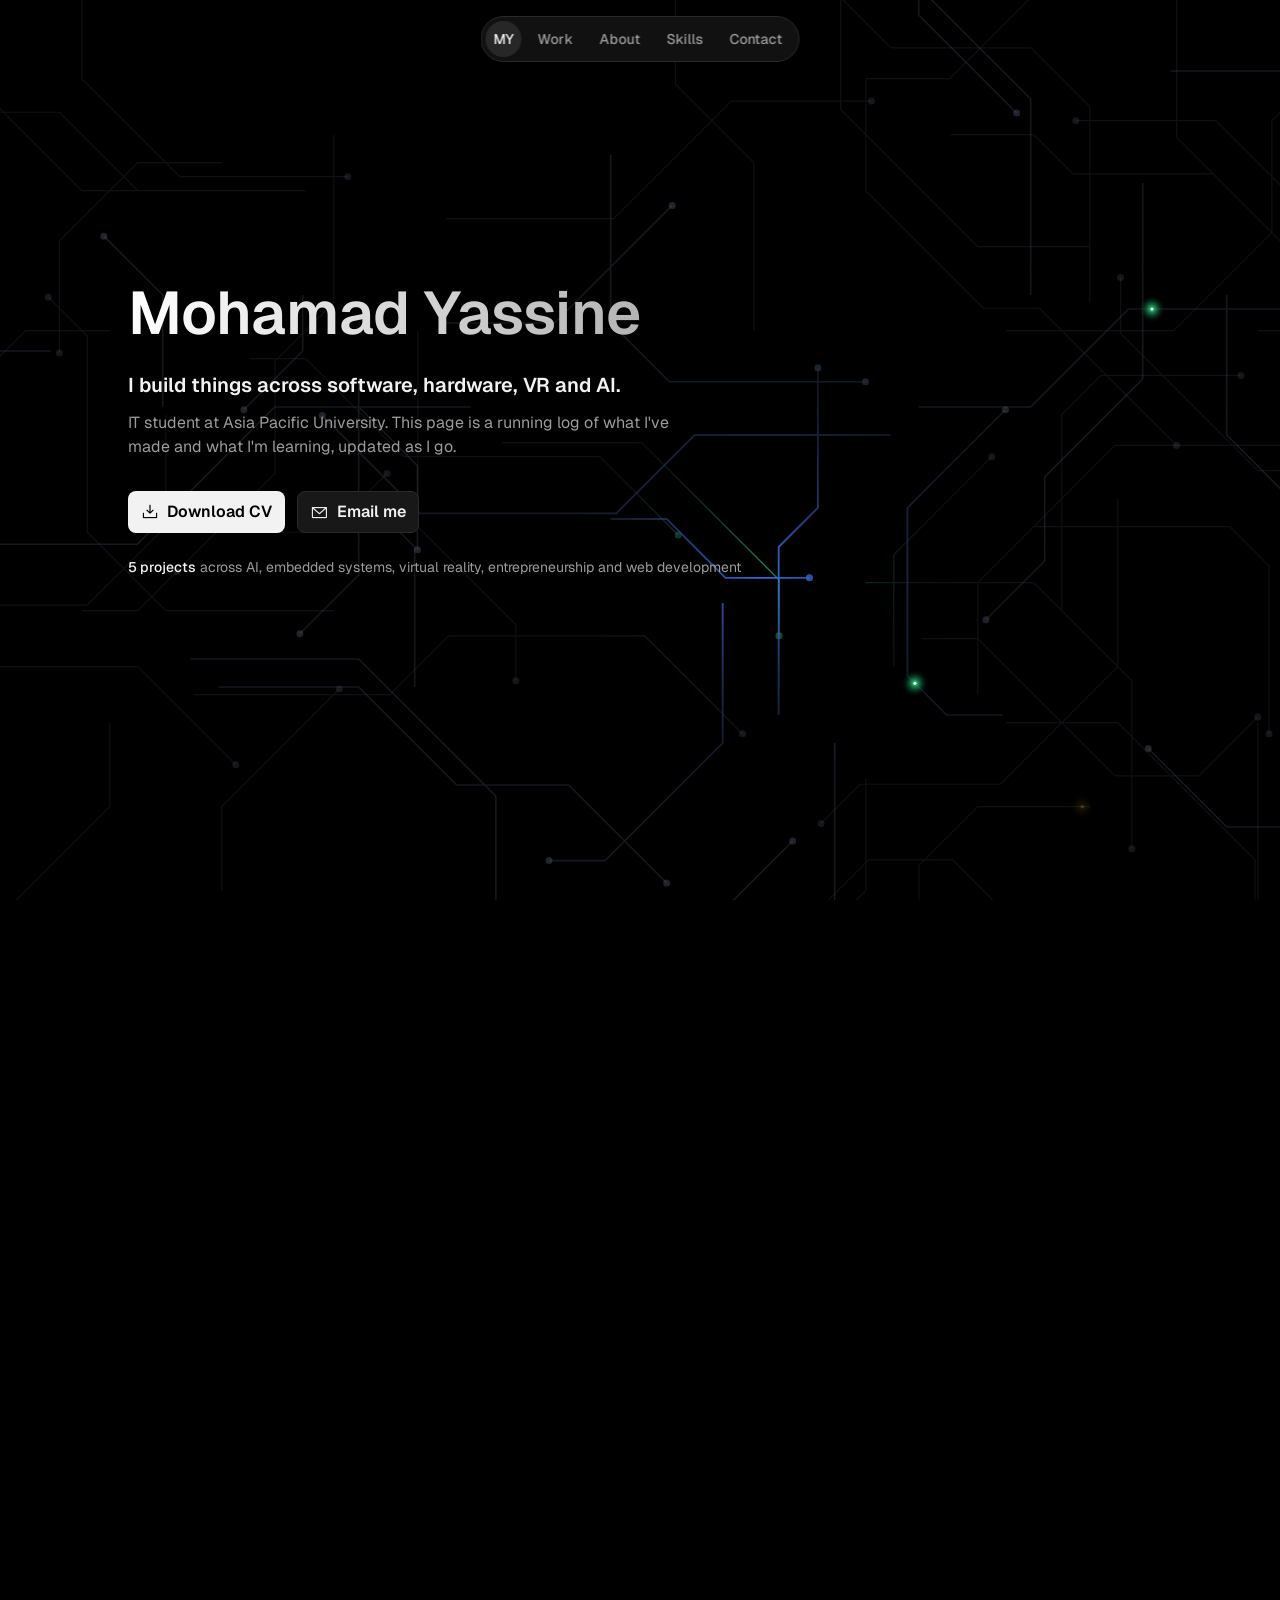
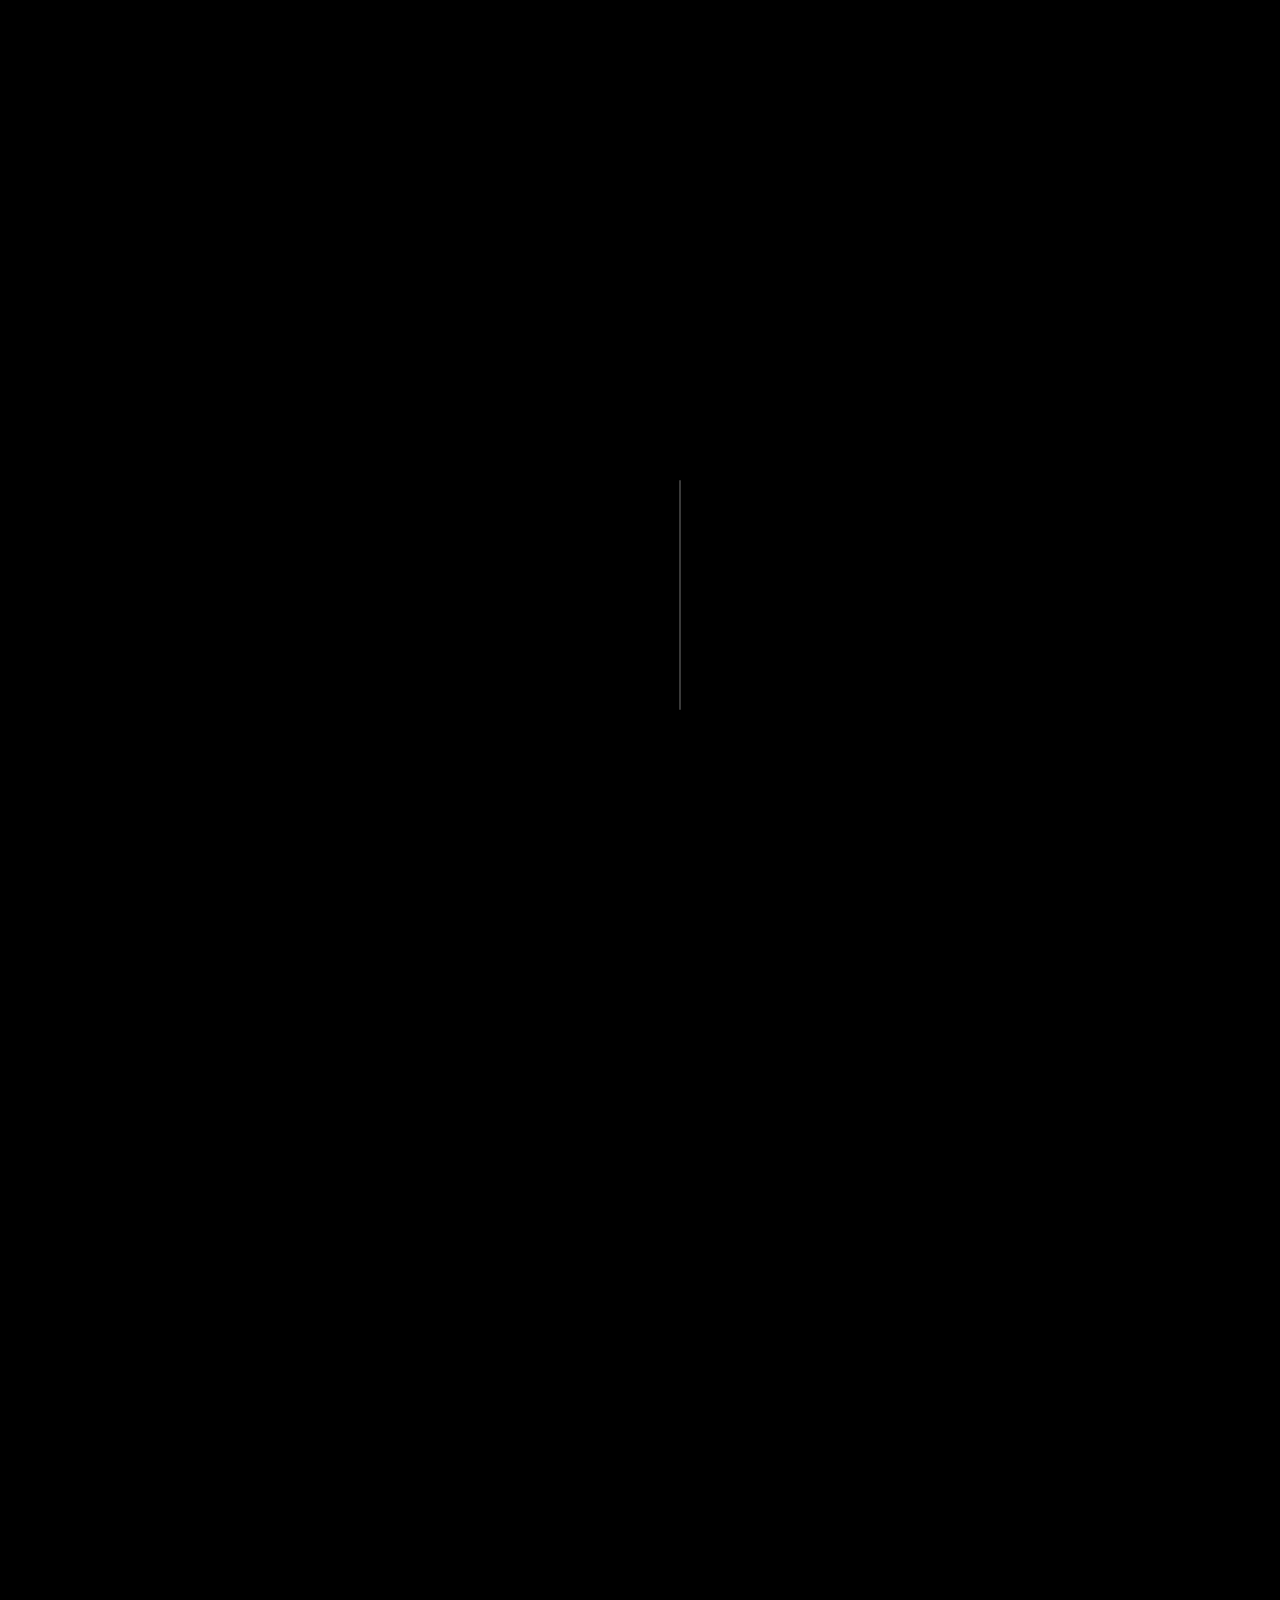
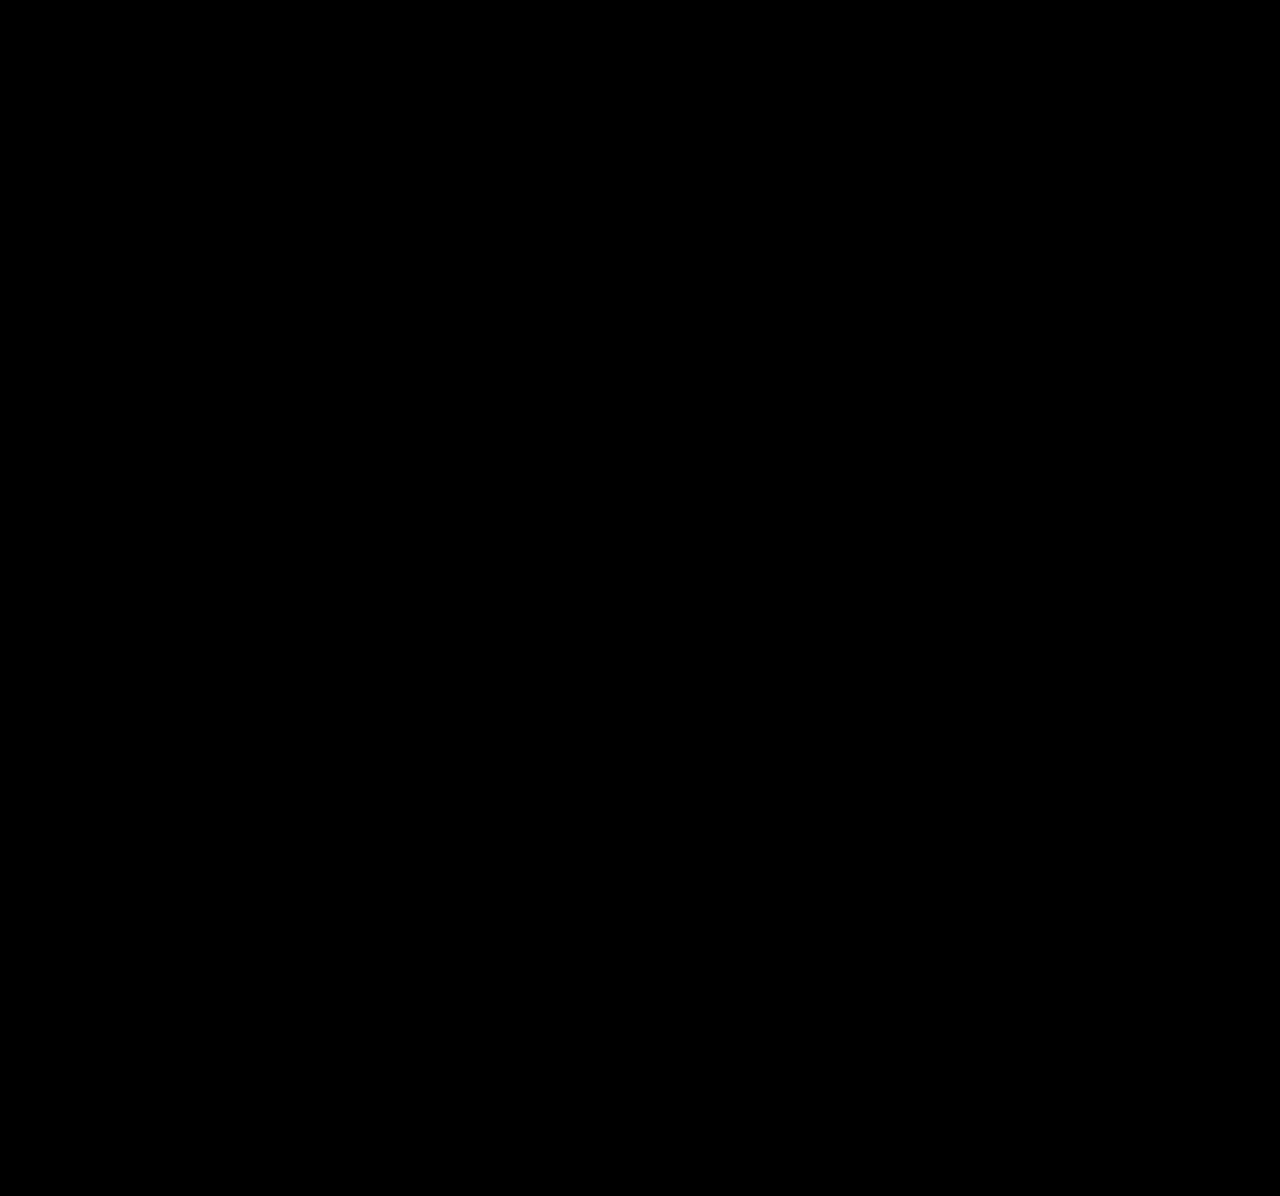
<file: index.html>
<!DOCTYPE html>
<html lang="en">
<head>
  <meta charset="utf-8" />
  <meta name="viewport" content="width=device-width, initial-scale=1, viewport-fit=cover" />
  <title>Mohamad Yassine: IT projects in AI, VR, hardware and embedded systems</title>
  <meta name="description" content="Portfolio of Mohamad Yassine, an IT student at Asia Pacific University. Projects in AI, VR, embedded systems and hardware, plus experience, skills and CV." />
  <link rel="canonical" href="https://mohamad-yassine.vercel.app/" />
  <meta property="og:type" content="website" />
  <meta property="og:title" content="Mohamad Yassine" />
  <meta property="og:description" content="Projects in AI, VR, embedded systems and hardware. Experience, skills and CV." />
  <meta property="og:url" content="https://mohamad-yassine.vercel.app/" />
  <meta property="og:image" content="https://mohamad-yassine.vercel.app/og.png" />
  <meta property="og:image:width" content="1200" />
  <meta property="og:image:height" content="630" />
  <meta name="twitter:card" content="summary_large_image" />
  <meta name="twitter:image" content="https://mohamad-yassine.vercel.app/og.png" />
  <meta name="theme-color" content="#000000" />
  <link rel="icon" href="data:image/svg+xml,%3Csvg xmlns='http://www.w3.org/2000/svg' viewBox='0 0 32 32'%3E%3Crect width='32' height='32' rx='8' fill='%23181818'/%3E%3Ctext x='16' y='21' text-anchor='middle' font-family='Arial' font-weight='700' font-size='13' fill='%23F2F2F2'%3EMY%3C/text%3E%3C/svg%3E" />
  <link rel="preconnect" href="https://fonts.googleapis.com" />
  <link rel="preconnect" href="https://fonts.gstatic.com" crossorigin />
  <link href="https://fonts.googleapis.com/css2?family=Geist:wght@400;500;600;700&display=swap" rel="stylesheet" />
  <link rel="stylesheet" href="icons/phosphor.css" />
  <link rel="stylesheet" href="styles.css" />
</head>
<body>
  <canvas class="bg" id="bg" aria-hidden="true"></canvas>
  <a class="skip button-sm" href="#main">Skip to content</a>

  <nav class="nav" aria-label="Main">
    <a class="logo title-4" href="#top" aria-label="Back to top" data-bind="initials"></a>
    <ul>
      <li><a class="title-4" href="#work" data-nav="work">Work</a></li>
      <li><a class="title-4" href="#about" data-nav="about">About</a></li>
      <li><a class="title-4" href="#skills" data-nav="skills">Skills</a></li>
      <li><a class="title-4" href="#contact" data-nav="contact">Contact</a></li>
    </ul>
  </nav>

  <main id="main">
    <header class="hero" id="top">
      <h1 class="heading-1 hero-h" data-bind="name"></h1>
      <p class="sub heading-6" data-bind="headline"></p>
      <p class="lead body-3" data-bind="intro"></p>
      <div class="cta-row">
        <a class="btn btn-primary button-md cv-link" target="_blank" rel="noopener"><i class="ph ph-download-simple" aria-hidden="true"></i>Download CV</a>
        <a class="btn btn-quiet button-md mail-link"><i class="ph ph-envelope-simple" aria-hidden="true"></i>Email me</a>
      </div>
      <p class="proof caption-2" id="proof"></p>
    </header>

    <section class="tagline" aria-label="What drives my work">
      <p class="heading-2 tagline-text" id="tagline"></p>
    </section>

    <section class="section" id="work" aria-labelledby="work-h">
      <div class="section-head">
        <h2 class="heading-3" id="work-h">Selected work</h2>
        <p class="caption-2 count" id="count"></p>
      </div>
      <div class="cards" id="cards"></div>
    </section>

    <section class="section" id="about" aria-labelledby="about-h">
      <h2 class="heading-3" id="about-h">About</h2>
      <div class="about-grid">
        <div>
          <p class="body-3 about-text" data-bind="about"></p>
          <dl class="facts" id="facts"></dl>
        </div>
        <div>
          <h3 class="title-2 block-h">Experience and education</h3>
          <ol class="timeline" id="timeline"></ol>
        </div>
      </div>
    </section>

    <section class="section" id="skills" aria-labelledby="skills-h">
      <h2 class="heading-3" id="skills-h">Skills and tools</h2>
      <div class="skills" id="skill-groups"></div>
    </section>

    <section class="section" id="faq" aria-labelledby="faq-h">
      <h2 class="heading-3" id="faq-h">Quick answers</h2>
      <div class="faq-list" id="faq-list"></div>
    </section>

    <section class="section contact" id="contact" aria-labelledby="contact-h">
      <div class="contact-card">
        <h2 class="heading-3" id="contact-h">Get in touch</h2>
        <p class="body-3 contact-sub">Email is the quickest way to reach me.</p>
        <p class="mail heading-5"><a class="mail-link" id="mail-big"></a></p>
        <div class="cta-row">
          <a class="btn btn-primary button-md cv-link" target="_blank" rel="noopener"><i class="ph ph-download-simple" aria-hidden="true"></i>Download CV</a>
          <button type="button" class="btn btn-quiet button-md" id="copy-email"><i class="ph ph-copy" aria-hidden="true"></i>Copy email</button>
          <a class="btn btn-quiet button-md" id="li-link" target="_blank" rel="noopener"><i class="ph ph-linkedin-logo" aria-hidden="true"></i>LinkedIn</a>
        </div>
        <p class="copy-status caption-2" id="copy-status" role="status" aria-live="polite"></p>
        <ul class="phones" id="phones"></ul>
      </div>
    </section>
  </main>

  <footer class="foot caption-5">
    <span id="year"></span>
    <span class="foot-links"><a href="privacy.html">Privacy</a><a href="#top">Back to top <i class="ph ph-arrow-up" aria-hidden="true"></i></a></span>
  </footer>

  <script type="application/ld+json" id="faq-schema"></script>
  <script src="content.js"></script>
  <script src="main.js"></script>
</body>
</html>
</file>
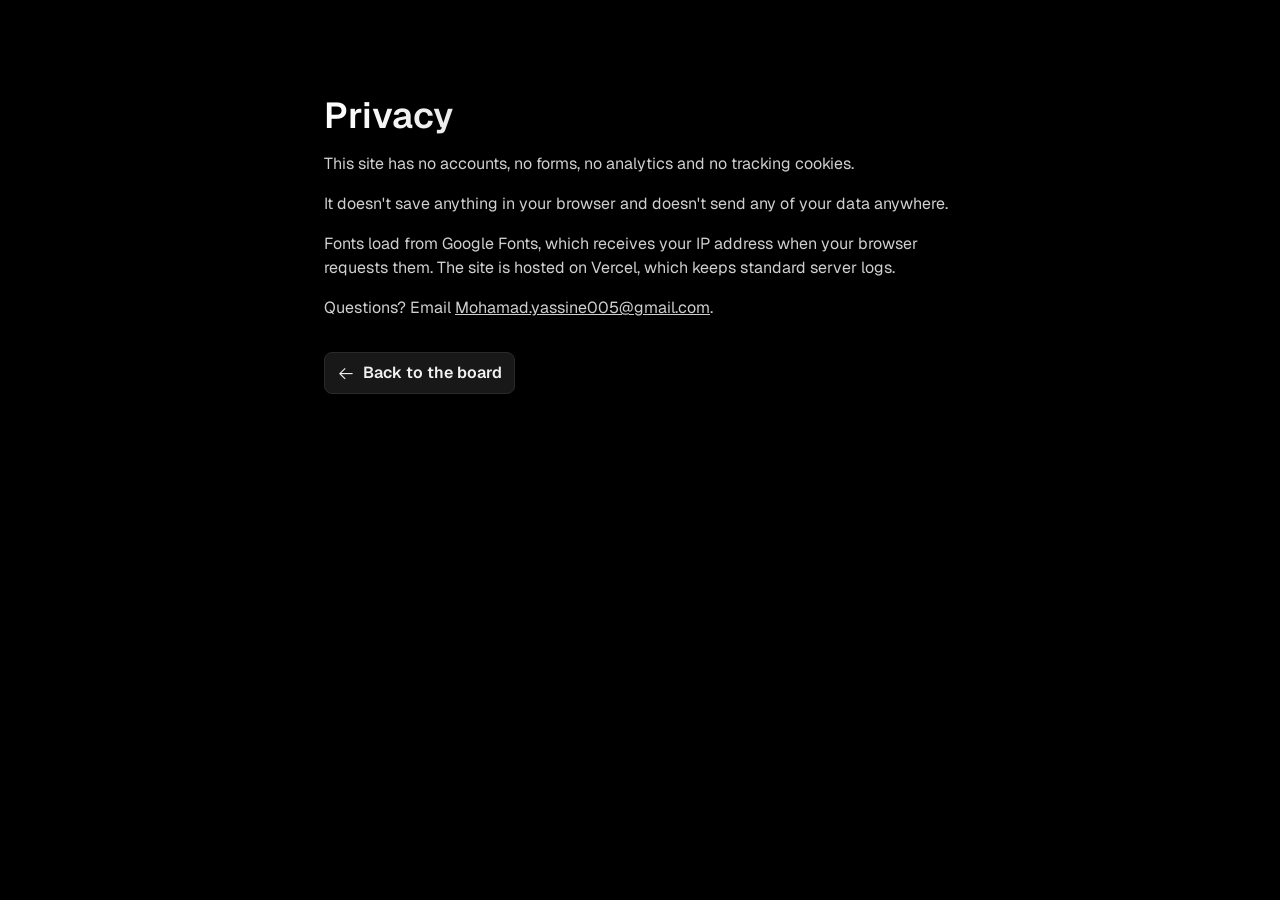
<file: privacy.html>
<!DOCTYPE html>
<html lang="en">
<head>
  <meta charset="utf-8" />
  <meta name="viewport" content="width=device-width, initial-scale=1" />
  <title>Privacy: Mohamad Yassine</title>
  <meta name="description" content="How this portfolio handles your data." />
  <meta name="theme-color" content="#000000" />
  <link rel="icon" href="data:image/svg+xml,%3Csvg xmlns='http://www.w3.org/2000/svg' viewBox='0 0 32 32'%3E%3Crect width='32' height='32' rx='8' fill='%23181818'/%3E%3Cpath d='M16 7v9' stroke='%23FF2E4D' stroke-width='3' stroke-linecap='round'/%3E%3C/svg%3E" />
  <link href="https://fonts.googleapis.com/css2?family=Geist:wght@400;500;600&family=Geist+Mono:wght@500&display=swap" rel="stylesheet" />
  <link rel="stylesheet" href="icons/phosphor.css" />
  <link rel="stylesheet" href="styles.css" />
</head>
<body>
  <main class="simple">
    <h1 class="heading-3">Privacy</h1>
    <p class="body-3">This site has no accounts, no forms, no analytics and no tracking cookies.</p>
    <p class="body-3">It doesn't save anything in your browser and doesn't send any of your data anywhere.</p>
    <p class="body-3">Fonts load from Google Fonts, which receives your IP address when your browser requests them. The site is hosted on Vercel, which keeps standard server logs.</p>
    <p class="body-3">Questions? Email <a href="mailto:Mohamad.yassine005@gmail.com">Mohamad.yassine005@gmail.com</a>.</p>
    <div class="cta-row"><a class="btn btn-quiet button-md" href="/"><i class="ph ph-arrow-left" aria-hidden="true"></i>Back to the board</a></div>
  </main>
</body>
</html>
</file>
<file: icons/phosphor.css>
@font-face {
  font-family: "Phosphor";
  src: url("./Phosphor.woff2") format("woff2");
  font-weight: normal;
  font-style: normal;
  font-display: block;
}
.ph { font-family: "Phosphor" !important; speak: never; font-style: normal; font-weight: normal; font-variant: normal; text-transform: none; line-height: 1; -webkit-font-smoothing: antialiased; -moz-osx-font-smoothing: grayscale; }
.ph.ph-power:before { content: "\e3da"; }
.ph.ph-speaker-high:before { content: "\e44a"; }
.ph.ph-speaker-slash:before { content: "\e45a"; }
.ph.ph-download-simple:before { content: "\e20c"; }
.ph.ph-envelope-simple:before { content: "\e218"; }
.ph.ph-arrow-up:before { content: "\e08e"; }
.ph.ph-arrow-left:before { content: "\e058"; }
.ph.ph-arrow-right:before { content: "\e06c"; }
.ph.ph-arrow-up-right:before { content: "\e092"; }
.ph.ph-cpu:before { content: "\e610"; }
.ph.ph-linkedin-logo:before { content: "\e2ee"; }
.ph.ph-phone:before { content: "\e3b8"; }
.ph.ph-copy:before { content: "\e1ca"; }
.ph.ph-arrow-counter-clockwise:before { content: "\e038"; }
.ph.ph-list:before { content: "\e2f0"; }
.ph.ph-x:before { content: "\e4f6"; }
</file>
<file: styles.css>
/* =========================================================
   TOKENS
   ========================================================= */
:root {
  --bg: #000000;
  --bg-1: #181818;
  --bg-2: #1F1F1F;
  --bg-3: #272727;
  --bg-4: #313131;

  --ink: #F2F2F2;
  --body: #CFCFCF;
  --muted: #9B9B9B;
  --dim: #8A8A8A;
  --stroke: #2A2A2A;
  --stroke-2: #3A3A3A;
  --accent: #3A7BFF;
  --green: #2BE38A;

  --s-25: 2px; --s-50: 4px; --s-75: 8px; --s-100: 12px; --s-200: 16px; --s-300: 24px;
  --s-400: 32px; --s-500: 40px; --s-600: 48px; --s-700: 64px; --s-800: 80px; --s-900: 96px;
  --r: 4px; --r-md: 6px; --r-lg: 8px; --r-xl: 12px; --r-2xl: 16px; --r-full: 9999px;

  --font: "Geist", system-ui, sans-serif;
  --ease: cubic-bezier(0.22, 1, 0.36, 1);
  --t-move: 500ms;
  --t-fade: 300ms;
}

/* =========================================================
   TEXT STYLES
   ========================================================= */
.heading-1 { font-size: 3.75rem; line-height: 1; font-weight: 600; }
.heading-2 { font-size: 3rem; line-height: 1; font-weight: 600; }
.heading-3 { font-size: 2.25rem; line-height: 2.5rem; font-weight: 600; }
.heading-5 { font-size: 1.5rem; line-height: 2rem; font-weight: 600; }
.heading-6 { font-size: 1.25rem; line-height: 1.75rem; font-weight: 600; }
.title-1 { font-size: 1.25rem; line-height: 1.75rem; font-weight: 500; }
.title-2 { font-size: 1.125rem; line-height: 1.75rem; font-weight: 500; }
.title-3 { font-size: 1rem; line-height: 1.5rem; font-weight: 500; }
.title-4 { font-size: .875rem; line-height: 1.25rem; font-weight: 500; }
.body-2 { font-size: 1rem; line-height: 1.5rem; font-weight: 500; }
.body-3 { font-size: 1rem; line-height: 1.5rem; font-weight: 400; }
.body-5 { font-size: .875rem; line-height: 1.25rem; font-weight: 500; }
.body-6 { font-size: .875rem; line-height: 1.25rem; font-weight: 400; }
.button-md { font-size: 1rem; line-height: 1.5rem; font-weight: 600; }
.button-sm { font-size: .875rem; line-height: 1.25rem; font-weight: 600; }
.caption-2 { font-size: .875rem; line-height: 1.25rem; font-weight: 400; }
.caption-4 { font-size: .75rem; line-height: 1rem; font-weight: 500; }
.caption-5 { font-size: .75rem; line-height: 1rem; font-weight: 400; }
h1, h2, h3 { text-wrap: balance; }
p, li, dd { text-wrap: pretty; }

/* =========================================================
   BASE
   ========================================================= */
* { box-sizing: border-box; }
html { scroll-behavior: smooth; scroll-padding-top: var(--s-900); background: var(--bg); }
body { margin: 0; background: var(--bg); color: var(--ink); font-family: var(--font); font-size: 1rem; line-height: 1.5rem; -webkit-font-smoothing: antialiased; }
h1, h2, h3, p, ul, ol, dl, dd { margin: 0; }
ul, ol { padding: 0; list-style: none; }
a { color: inherit; }
button { font-family: inherit; color: inherit; }
::selection { background: var(--accent); color: #fff; }
:focus-visible { outline: 2px solid var(--accent); outline-offset: var(--s-25); border-radius: var(--r); }
.skip { position: absolute; left: var(--s-200); top: -64px; z-index: 100; background: var(--ink); color: var(--bg); padding: var(--s-75) var(--s-100); border-radius: var(--r-lg); text-decoration: none; }
.skip:focus { top: var(--s-200); }
.ph { font-size: 1.125em; }

/* Interactive circuit background */
.bg { position: fixed; inset: 0; width: 100%; height: 100%; z-index: 0; pointer-events: none; }
main, .foot { position: relative; z-index: 1; }

/* Buttons */
.btn {
  display: inline-flex; align-items: center; gap: var(--s-75);
  padding: var(--s-75) var(--s-100);
  border-radius: var(--r-lg); border: 1px solid transparent;
  text-decoration: none; cursor: pointer;
  transition: background-color var(--t-fade) var(--ease), border-color var(--t-fade) var(--ease), transform var(--t-fade) var(--ease);
}
.btn:hover { transform: translateY(-1px); }
.btn:active { transform: scale(.98); }
.btn-primary { background: var(--ink); color: var(--bg); }
.btn-primary:hover { background: #FFFFFF; }
.btn-quiet { background: var(--bg-1); border-color: var(--stroke); color: var(--ink); }
.btn-quiet:hover { background: var(--bg-2); border-color: var(--stroke-2); }

/* =========================================================
   NAV
   ========================================================= */
.nav {
  position: fixed; top: var(--s-200); left: 50%; z-index: 40;
  transform: translateX(-50%);
  display: flex; align-items: center; gap: var(--s-50);
  padding: var(--s-50);
  background: rgba(24,24,24,.72);
  backdrop-filter: blur(16px) saturate(1.3); -webkit-backdrop-filter: blur(16px) saturate(1.3);
  border: 1px solid var(--stroke);
  border-radius: var(--r-full);
}
.logo {
  display: grid; place-items: center; width: 36px; height: 36px;
  border-radius: var(--r-full); background: var(--bg-3); text-decoration: none;
  transition: background-color var(--t-fade) var(--ease);
}
.logo:hover { background: var(--bg-4); }
.nav ul { display: flex; gap: var(--s-25); }
.nav ul a {
  display: block; padding: var(--s-75) var(--s-100); border-radius: var(--r-full);
  text-decoration: none; color: var(--muted);
  transition: color var(--t-fade) var(--ease), background-color var(--t-fade) var(--ease);
}
.nav ul a:hover { color: var(--ink); background: var(--bg-3); }
.nav ul a[aria-current="true"] { color: var(--bg); background: var(--ink); }

/* =========================================================
   HERO
   ========================================================= */
.hero {
  max-width: 1120px; margin: 0 auto;
  min-height: 92svh;
  display: flex; flex-direction: column; justify-content: center;
  padding: var(--s-900) var(--s-600) var(--s-700);
}
.hero > * { animation: rise 800ms var(--ease) both; }
.hero > :nth-child(2) { animation-delay: 80ms; }
.hero > :nth-child(3) { animation-delay: 160ms; }
.hero > :nth-child(4) { animation-delay: 240ms; }
.hero > :nth-child(5) { animation-delay: 320ms; }
.hero > :nth-child(6) { animation-delay: 400ms; }
@keyframes rise { from { opacity: 0; transform: translateY(var(--s-300)); } to { opacity: 1; transform: none; } }
.now {
  display: inline-flex; align-items: center; gap: var(--s-75); align-self: flex-start;
  padding: var(--s-50) var(--s-100); margin-bottom: var(--s-300);
  border-radius: var(--r-full); background: rgba(24,24,24,.8); border: 1px solid var(--stroke);
  color: var(--body);
}
.now::before { content: ""; width: 8px; height: 8px; border-radius: var(--r-full); background: var(--green); box-shadow: 0 0 10px var(--green); }
.hero-h {
  max-width: 680px;
  background: linear-gradient(90deg, #FFFFFF, #9B9B9B);
  -webkit-background-clip: text; background-clip: text; color: transparent;
  padding-bottom: var(--s-50);
}
.sub { margin-top: var(--s-300); max-width: 680px; }
.lead { margin-top: var(--s-100); max-width: 560px; color: var(--muted); }
.cta-row { display: flex; flex-wrap: wrap; gap: var(--s-100); margin-top: var(--s-400); }
.proof { margin-top: var(--s-300); color: var(--muted); }
.proof b { color: var(--ink); font-weight: 500; }

/* =========================================================
   TAGLINE
   ========================================================= */
.tagline { max-width: 1120px; margin: 0 auto; padding: var(--s-800) var(--s-600); }
.tagline-text { max-width: 880px; }
.tagline-text .w { opacity: .3; transition: opacity var(--t-move) var(--ease); }
.tagline-text .w.on { opacity: 1; }

/* =========================================================
   SECTIONS
   ========================================================= */
.section { max-width: 1120px; margin: 0 auto; padding: var(--s-900) var(--s-600) 0; }
.section-head { display: flex; justify-content: space-between; align-items: baseline; gap: var(--s-200); flex-wrap: wrap; }
.count { color: var(--muted); }
.reveal { opacity: 0; transform: translateY(var(--s-400)); transition: opacity 700ms var(--ease), transform 700ms var(--ease); }
.reveal.in { opacity: 1; transform: none; }

/* Project cards */
.cards { display: grid; grid-template-columns: repeat(2, minmax(0, 1fr)); gap: var(--s-300); margin-top: var(--s-400); }
.card {
  --mx: 50%; --my: 0%;
  position: relative; overflow: hidden; isolation: isolate;
  display: flex; flex-direction: column;
  padding: var(--s-300);
  background: var(--bg-1);
  border: 1px solid var(--stroke);
  border-radius: var(--r-2xl);
  transition: border-color var(--t-fade) var(--ease), transform var(--t-move) var(--ease);
}
.card::before { /* soft light that follows the cursor */
  content: ""; position: absolute; inset: 0; z-index: -1;
  background: radial-gradient(360px circle at var(--mx) var(--my), color-mix(in srgb, var(--c) 14%, transparent), transparent 60%);
  opacity: 0; transition: opacity var(--t-fade) var(--ease);
}
.card:hover { border-color: color-mix(in srgb, var(--c) 50%, var(--stroke)); transform: translateY(-2px); }
.card:hover::before { opacity: 1; }
.card-top { display: flex; justify-content: space-between; align-items: center; gap: var(--s-200); }
.area { display: inline-flex; align-items: center; gap: var(--s-75); color: var(--body); }
.area::before { content: ""; width: 8px; height: 8px; border-radius: var(--r-full); background: var(--c); box-shadow: 0 0 8px var(--c); }
.date { color: var(--dim); }
.card h3 { margin-top: var(--s-200); }
.card .summary { margin-top: var(--s-75); color: var(--body); }
.shot { display: block; width: 100%; aspect-ratio: 16 / 9; object-fit: cover; border-radius: var(--r-lg); margin-top: var(--s-200); border: 1px solid var(--stroke); }
.tags { display: flex; flex-wrap: wrap; gap: var(--s-75); margin-top: auto; padding-top: var(--s-300); }
.tags li { padding: var(--s-25) var(--s-75); border-radius: var(--r-md); background: var(--bg-2); border: 1px solid var(--stroke); color: var(--body); }
.card-link { display: inline-flex; align-items: center; gap: var(--s-50); margin-top: var(--s-200); color: var(--ink); text-underline-offset: 4px; }

/* About */
.about-grid { display: grid; grid-template-columns: 1fr 1fr; gap: var(--s-700); margin-top: var(--s-400); }
.about-text { color: var(--body); max-width: 520px; font-size: 1.125rem; line-height: 1.75rem; }
.facts { display: grid; gap: var(--s-75); margin-top: var(--s-400); max-width: 440px; }
.facts div { display: grid; grid-template-columns: 128px 1fr; gap: var(--s-200); padding: var(--s-100) var(--s-200); border-radius: var(--r-lg); background: var(--bg-1); border: 1px solid var(--stroke); }
.facts dt { color: var(--muted); }
.block-h { margin-bottom: var(--s-300); }
.timeline { position: relative; display: grid; gap: var(--s-300); padding-left: var(--s-400); }
.timeline::before { content: ""; position: absolute; left: 7px; top: var(--s-75); bottom: var(--s-75); width: 2px; border-radius: var(--r-full); background: var(--stroke-2); }
.timeline > li { position: relative; }
.timeline > li::before {
  content: ""; position: absolute; left: -32px; top: 4px;
  width: 16px; height: 16px; border-radius: var(--r-full);
  background: var(--bg); border: 3px solid var(--c, var(--accent));
  box-shadow: 0 0 10px color-mix(in srgb, var(--c, var(--accent)) 55%, transparent);
}
.timeline .when { color: var(--dim); }
.timeline strong { display: block; margin-top: var(--s-25); }
.timeline .org { display: block; color: var(--body); }
.timeline .badge { display: inline-block; margin-left: var(--s-75); padding: 0 var(--s-75); border-radius: var(--r-full); background: color-mix(in srgb, var(--green) 16%, transparent); color: var(--green); vertical-align: 1px; }

/* Skills */
.skills { display: grid; grid-template-columns: repeat(2, minmax(0, 1fr)); gap: var(--s-300); margin-top: var(--s-400); }
.skill-group { padding: var(--s-300); background: var(--bg-1); border: 1px solid var(--stroke); border-radius: var(--r-2xl); }
.skill-group ul { display: flex; flex-wrap: wrap; gap: var(--s-75); margin-top: var(--s-200); }
.skill-group li { padding: var(--s-50) var(--s-100); border-radius: var(--r-md); background: var(--bg-2); border: 1px solid var(--stroke); color: var(--body); }

/* FAQ */
.faq-list { display: grid; gap: var(--s-75); margin-top: var(--s-400); max-width: 800px; }
.faq-item { background: var(--bg-1); border: 1px solid var(--stroke); border-radius: var(--r-xl); transition: border-color var(--t-fade) var(--ease); }
.faq-item[open] { border-color: var(--stroke-2); }
.faq-item summary { display: flex; justify-content: space-between; align-items: center; gap: var(--s-200); padding: var(--s-200) var(--s-300); cursor: pointer; list-style: none; }
.faq-item summary::-webkit-details-marker { display: none; }
.faq-item summary .ph { color: var(--muted); flex: none; transition: transform var(--t-move) var(--ease); }
.faq-item[open] summary .ph { transform: rotate(45deg); }
.faq-item .answer { padding: 0 var(--s-300) var(--s-300); color: var(--body); max-width: 64ch; }
.faq-item .answer a { color: var(--ink); text-underline-offset: 4px; }
.faq-ul { display: grid; gap: var(--s-75); margin-top: var(--s-100); padding-left: var(--s-300); list-style: disc; }
.faq-ul li::marker { color: var(--dim); }
.faq-ul strong { color: var(--ink); font-weight: 500; }

/* Contact */
.contact { padding-bottom: var(--s-900); }
.contact-card { padding: var(--s-600); background: var(--bg-1); border: 1px solid var(--stroke); border-radius: var(--r-2xl); }
.contact-sub { margin-top: var(--s-75); color: var(--muted); }
.mail { margin-top: var(--s-300); }
.mail a { text-decoration: none; overflow-wrap: anywhere; transition: color var(--t-fade) var(--ease); }
.mail a:hover { color: var(--accent); }
.contact .cta-row { margin-top: var(--s-300); }
.copy-status { min-height: 20px; margin-top: var(--s-100); color: var(--green); }
.copy-status.err { color: #FF8A9B; }
.phones { display: flex; flex-wrap: wrap; gap: var(--s-100) var(--s-400); margin-top: var(--s-300); }
.phones span { display: block; color: var(--muted); }
.phones a { text-decoration: none; }
.phones a:hover { color: var(--accent); }

.foot { display: flex; justify-content: space-between; align-items: center; gap: var(--s-200); flex-wrap: wrap; max-width: 1120px; margin: 0 auto; padding: var(--s-300) var(--s-600) var(--s-600); color: var(--dim); }
.foot-links { display: flex; gap: var(--s-300); }
.foot a { display: inline-flex; align-items: center; gap: var(--s-50); text-decoration: none; transition: color var(--t-fade) var(--ease); }
.foot a:hover { color: var(--ink); }

/* Simple pages (privacy, 404) */
.simple { position: relative; z-index: 1; max-width: 680px; margin: 0 auto; padding: var(--s-900) var(--s-300); }
.simple h1 { background: linear-gradient(90deg, #FFFFFF, #9B9B9B); -webkit-background-clip: text; background-clip: text; color: transparent; }
.simple p { margin-top: var(--s-200); color: var(--body); }
.simple .cta-row { margin-top: var(--s-400); }
.code404 { color: var(--accent); }

/* =========================================================
   SMALL SCREENS AND TOUCH
   ========================================================= */
@media (max-width: 900px) {
  .hero, .tagline, .section { padding-left: var(--s-300); padding-right: var(--s-300); }
  .cards, .about-grid, .skills { grid-template-columns: 1fr; }
  .about-grid { gap: var(--s-600); }
  .tagline-text { font-size: 1.875rem; line-height: 2.25rem; }
  .foot { padding-left: var(--s-300); padding-right: var(--s-300); }
}
@media (max-width: 560px) {
  .hero { padding: var(--s-900) var(--s-200) var(--s-600); min-height: 0; }
  .hero-h { font-size: 3rem; }
  .tagline, .section { padding-left: var(--s-200); padding-right: var(--s-200); }
  .section { padding-top: var(--s-800); }
  .heading-3 { font-size: 1.875rem; line-height: 2.25rem; }
  .contact-card { padding: var(--s-300); }
  .mail.heading-5 { font-size: 1.25rem; line-height: 1.75rem; }
  .nav ul a { padding: var(--s-75); }
  .foot { padding: var(--s-300) var(--s-200) var(--s-600); }
  .facts div { grid-template-columns: 96px 1fr; }
}
@media (max-width: 380px) { .logo { display: none; } }
@media (pointer: coarse) {
  .btn, .nav ul a, .faq-item summary, .foot a, .skip { min-height: 44px; }
  .phones a { display: inline-flex; align-items: center; min-height: 44px; }
  .nav ul a, .logo { display: flex; align-items: center; justify-content: center; }
  .logo { width: 44px; height: 44px; }
}
@media (prefers-reduced-motion: reduce) {
  html { scroll-behavior: auto; }
  *, *::before, *::after { animation-duration: .01ms !important; transition-property: opacity !important; }
  .reveal { transform: none; }
}

/* Modules dropdown under education */
.mods { margin-top: var(--s-100); background: var(--bg-1); border: 1px solid var(--stroke); border-radius: var(--r-lg); transition: border-color var(--t-fade) var(--ease); }
.mods[open] { border-color: var(--stroke-2); }
.mods summary { display: flex; justify-content: space-between; align-items: center; gap: var(--s-100); padding: var(--s-75) var(--s-100); cursor: pointer; list-style: none; color: var(--ink); }
.mods summary::-webkit-details-marker { display: none; }
.mods summary .ph { color: var(--muted); transition: transform var(--t-move) var(--ease); }
.mods[open] summary .ph { transform: rotate(45deg); }
.mods-body { display: grid; gap: var(--s-200); padding: 0 var(--s-100) var(--s-200); color: var(--body); animation: modsIn var(--t-move) var(--ease); }
@keyframes modsIn { from { opacity: 0; transform: translateY(-4px); } to { opacity: 1; transform: none; } }
.mod-group h4 { margin: 0 0 var(--s-50); color: var(--muted); }
.mod-list { display: grid; gap: var(--s-50); }
.mod-list li { padding: var(--s-50) var(--s-75); border-radius: var(--r-md); background: var(--bg-2); }
@media (pointer: coarse) { .mods summary { min-height: 44px; } }

/* Scroll animation (fades in and out in both directions) */
.fx {
  opacity: 0;
  transform: translateY(var(--s-400));
  transition: opacity 600ms var(--ease), transform 700ms var(--ease), border-color var(--t-fade) var(--ease);
}
.fx[data-pos="above"] { transform: translateY(calc(var(--s-400) * -1)); }
.fx.in { opacity: 1; transform: none; transition-delay: var(--d, 0ms), var(--d, 0ms), 0ms; }
.card.fx.in:hover { transform: translateY(-2px); transition-delay: 0ms; }
@media (prefers-reduced-motion: reduce) { .fx, .fx[data-pos="above"] { transform: none; } }

.concept { margin-left: var(--s-75); padding: 0 var(--s-75); border-radius: var(--r-full); border: 1px solid var(--stroke-2); color: var(--muted); }
.points { display: grid; gap: var(--s-75); margin-top: var(--s-200); padding-left: var(--s-300); list-style: disc; color: var(--body); }
.points li::marker { color: var(--c); }
.hl { display: grid; gap: var(--s-50); margin-top: var(--s-100); padding-left: var(--s-300); list-style: disc; color: var(--body); }
.hl li::marker { color: var(--green); }
.mods-body { grid-template-columns: repeat(2, minmax(0, 1fr)); }
@media (max-width: 560px) { .mods-body { grid-template-columns: 1fr; } }

/* Compact project cards */
.card { padding: var(--s-300); }
.card h3 { margin-top: var(--s-100); }
.card .summary { color: var(--muted); }
.cards { grid-template-columns: repeat(3, minmax(0, 1fr)); align-items: start; }
.tags { padding-top: var(--s-200); }
.more { margin-top: var(--s-100); }
.more summary { display: inline-flex; align-items: center; gap: var(--s-50); cursor: pointer; list-style: none; color: var(--ink); }
.more summary::-webkit-details-marker { display: none; }
.more summary .ph { color: var(--muted); transition: transform var(--t-move) var(--ease); }
.more[open] summary .ph { transform: rotate(45deg); }
.more .points { margin-top: var(--s-100); animation: modsIn var(--t-move) var(--ease); }
@media (max-width: 1000px) { .cards { grid-template-columns: repeat(2, minmax(0, 1fr)); } }
@media (max-width: 640px) { .cards { grid-template-columns: 1fr; } }
@media (pointer: coarse) { .more summary { min-height: 44px; } }
</file>
